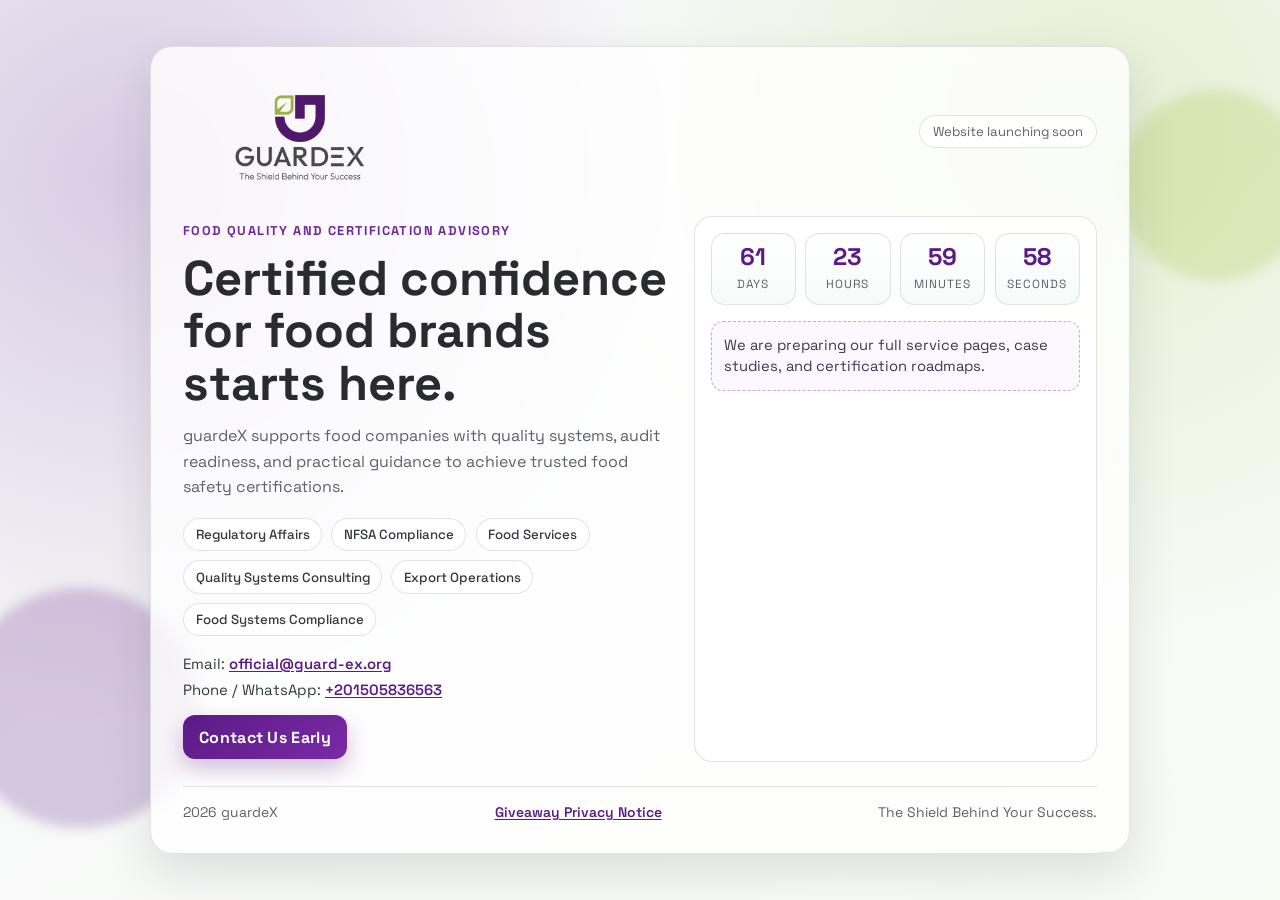
<file: index.html>
<!doctype html>
<html lang="en">
<head>
	<meta charset="UTF-8">
	<meta name="viewport" content="width=device-width, initial-scale=1.0">
	<title>guardeX | Coming Soon</title>
	<meta name="description" content="guardeX helps food companies improve quality systems and prepare for certification audits.">
	<link rel="preconnect" href="https://fonts.googleapis.com">
	<link rel="preconnect" href="https://fonts.gstatic.com" crossorigin>
	<link href="https://fonts.googleapis.com/css2?family=Space+Grotesk:wght@400;500;700&display=swap" rel="stylesheet">
	<link rel="stylesheet" href="styles.css">
	<link rel="icon" href="assets/small_logo.png">
</head>
<body>
	<div class="orb one" aria-hidden="true"></div>
	<div class="orb two" aria-hidden="true"></div>

	<main class="page">
		<div class="top">
			<a class="logo" href="#" aria-label="guardeX home">
				<img src="assets\logo.png" alt="guardeX logo" class="brand-logo">
			</a>
			<span class="badge">Website launching soon</span>
		</div>

		<section class="hero">
			<div class="main">
				<span class="tag">Food Quality and Certification Advisory</span>
				<h1>Certified confidence for food brands starts here.</h1>
				<p class="lead">
					guardeX supports food companies with quality systems, audit readiness, and practical guidance to achieve trusted food safety certifications.
				</p>
				<div class="highlights">
					<span class="pill">Regulatory Affairs</span>
					<span class="pill">NFSA Compliance</span>
					<span class="pill">Food Services</span>
					<span class="pill">Quality Systems Consulting</span>
					<span class="pill">Export Operations</span>
					<span class="pill">Food Systems Compliance</span>
				</div>
				<div class="direct-contacts">
					<span>Email: <a href="mailto:official@guard-ex.org">official@guard-ex.org</a></span>
					<span>Phone / WhatsApp: <a href="https://wa.me/201505836563" target="_blank" rel="noopener noreferrer">+201505836563</a></span>
				</div>
				<a class="contact" href="mailto:official@guard-ex.org">Contact Us Early</a>
			</div>

			<aside class="panel" aria-label="Launch information">
				<div class="countdown" id="countdown">
					<div class="time-box"><b id="days">00</b><span>Days</span></div>
					<div class="time-box"><b id="hours">00</b><span>Hours</span></div>
					<div class="time-box"><b id="minutes">00</b><span>Minutes</span></div>
					<div class="time-box"><b id="seconds">00</b><span>Seconds</span></div>
				</div>
				<p class="status" id="statusText">
					We are preparing our full service pages, case studies, and certification roadmaps.
				</p>
			</aside>
		</section>

		<footer>
			<span id="year"></span>
			<a href="giveaway-privacy.html">Giveaway Privacy Notice</a>
			<span>The Shield Behind Your Success.</span>
		</footer>
	</main>

	<script>
		const launchDate = new Date();
		launchDate.setMonth(launchDate.getMonth() + 2);

		const dayEl = document.getElementById("days");
		const hourEl = document.getElementById("hours");
		const minEl = document.getElementById("minutes");
		const secEl = document.getElementById("seconds");
		const statusEl = document.getElementById("statusText");
		const yearEl = document.getElementById("year");

		function pad(value) {
			return String(value).padStart(2, "0");
		}

		function updateCountdown() {
			const now = new Date();
			const diff = launchDate - now;

			if (diff <= 0) {
				dayEl.textContent = "00";
				hourEl.textContent = "00";
				minEl.textContent = "00";
				secEl.textContent = "00";
				statusEl.textContent = "Our full website is now live. Thank you for waiting.";
				return;
			}

			const days = Math.floor(diff / (1000 * 60 * 60 * 24));
			const hours = Math.floor((diff / (1000 * 60 * 60)) % 24);
			const minutes = Math.floor((diff / (1000 * 60)) % 60);
			const seconds = Math.floor((diff / 1000) % 60);

			dayEl.textContent = pad(days);
			hourEl.textContent = pad(hours);
			minEl.textContent = pad(minutes);
			secEl.textContent = pad(seconds);
		}

		yearEl.textContent = new Date().getFullYear() + " guardeX";
		updateCountdown();
		setInterval(updateCountdown, 1000);
	</script>
</body>
</html>
</file>
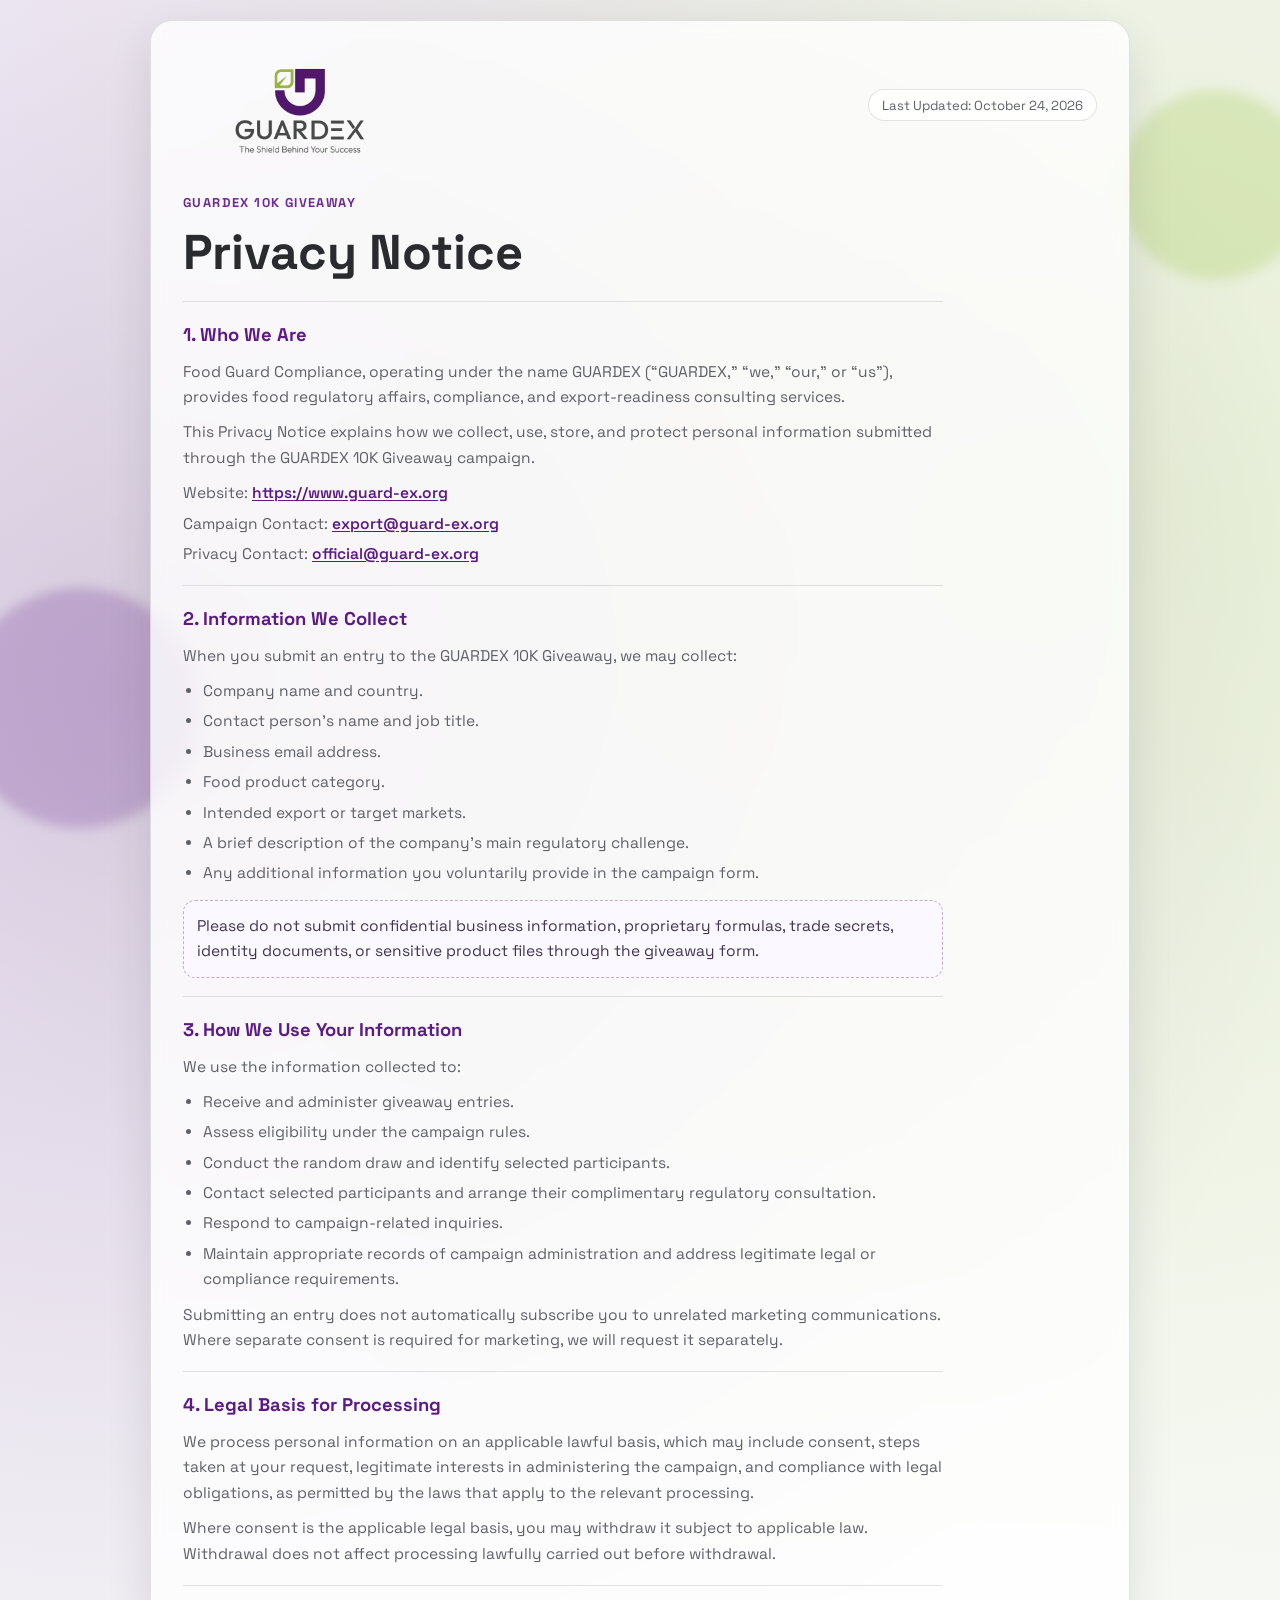
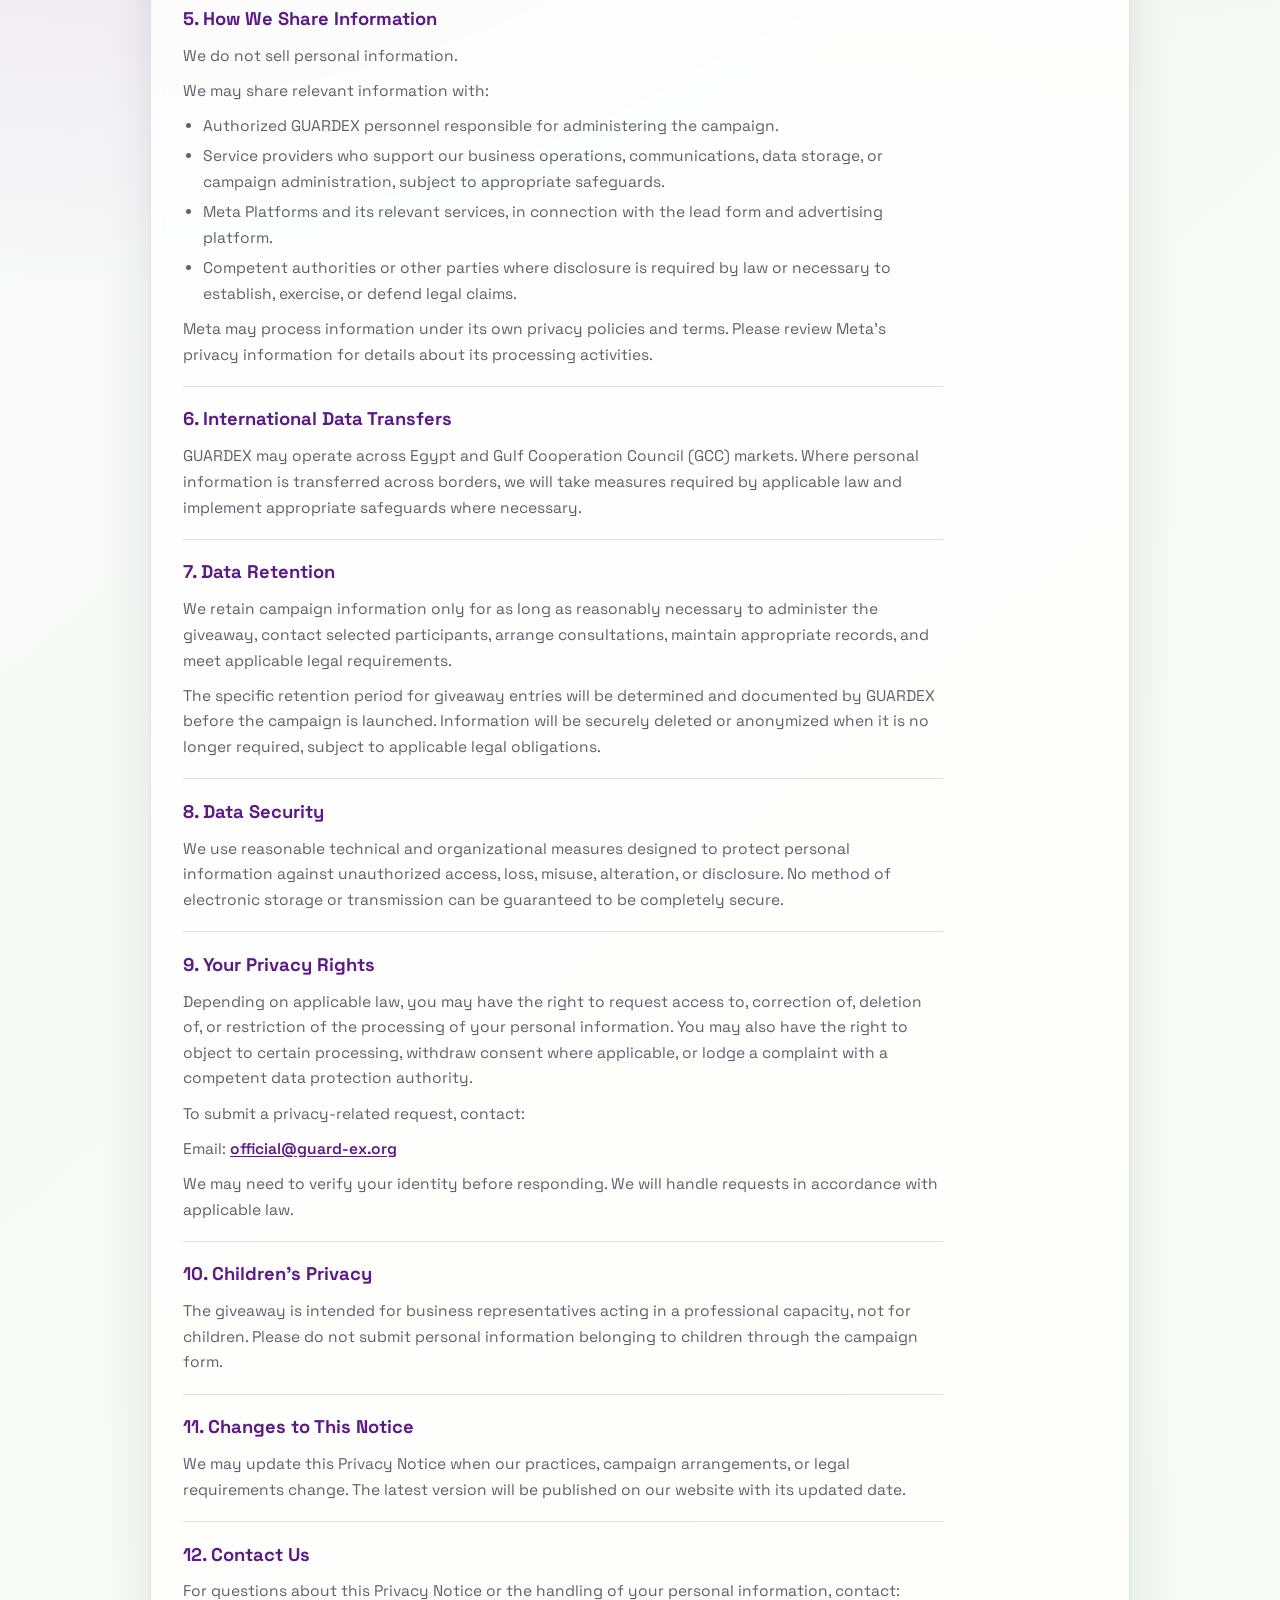
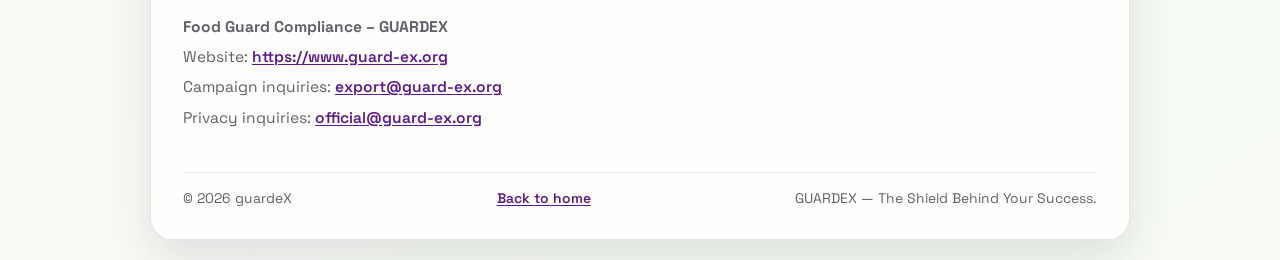
<file: giveaway-privacy.html>
<!doctype html>
<html lang="en">
<head>
	<meta charset="UTF-8">
	<meta name="viewport" content="width=device-width, initial-scale=1.0">
	<title>GUARDEX 10K Giveaway | Privacy Notice</title>
	<meta name="description" content="Privacy Notice for the GUARDEX 10K Giveaway campaign: how we collect, use, store, and protect your information.">
	<link rel="preconnect" href="https://fonts.googleapis.com">
	<link rel="preconnect" href="https://fonts.gstatic.com" crossorigin>
	<link href="https://fonts.googleapis.com/css2?family=Space+Grotesk:wght@400;500;700&display=swap" rel="stylesheet">
	<link rel="stylesheet" href="styles.css">
	<link rel="icon" href="assets/small_logo.png">
</head>
<body>
	<div class="orb one" aria-hidden="true"></div>
	<div class="orb two" aria-hidden="true"></div>

	<main class="page">
		<div class="top">
			<a class="logo" href="index.html" aria-label="guardeX home">
				<img src="assets/logo.png" alt="guardeX logo" class="brand-logo">
			</a>
			<span class="badge">Last Updated: October 24, 2026</span>
		</div>

		<article class="legal">
			<span class="tag">GUARDEX 10K Giveaway</span>
			<h1>Privacy Notice</h1>

			<section>
				<h2>1. Who We Are</h2>
				<p>Food Guard Compliance, operating under the name GUARDEX (“GUARDEX,” “we,” “our,” or “us”), provides food regulatory affairs, compliance, and export-readiness consulting services.</p>
				<p>This Privacy Notice explains how we collect, use, store, and protect personal information submitted through the GUARDEX 10K Giveaway campaign.</p>
				<ul class="plain">
					<li>Website: <a href="https://www.guard-ex.org">https://www.guard-ex.org</a></li>
					<li>Campaign Contact: <a href="mailto:export@guard-ex.org">export@guard-ex.org</a></li>
					<li>Privacy Contact: <a href="mailto:official@guard-ex.org">official@guard-ex.org</a></li>
				</ul>
			</section>

			<section>
				<h2>2. Information We Collect</h2>
				<p>When you submit an entry to the GUARDEX 10K Giveaway, we may collect:</p>
				<ul>
					<li>Company name and country.</li>
					<li>Contact person's name and job title.</li>
					<li>Business email address.</li>
					<li>Food product category.</li>
					<li>Intended export or target markets.</li>
					<li>A brief description of the company's main regulatory challenge.</li>
					<li>Any additional information you voluntarily provide in the campaign form.</li>
				</ul>
				<p class="note">Please do not submit confidential business information, proprietary formulas, trade secrets, identity documents, or sensitive product files through the giveaway form.</p>
			</section>

			<section>
				<h2>3. How We Use Your Information</h2>
				<p>We use the information collected to:</p>
				<ul>
					<li>Receive and administer giveaway entries.</li>
					<li>Assess eligibility under the campaign rules.</li>
					<li>Conduct the random draw and identify selected participants.</li>
					<li>Contact selected participants and arrange their complimentary regulatory consultation.</li>
					<li>Respond to campaign-related inquiries.</li>
					<li>Maintain appropriate records of campaign administration and address legitimate legal or compliance requirements.</li>
				</ul>
				<p>Submitting an entry does not automatically subscribe you to unrelated marketing communications. Where separate consent is required for marketing, we will request it separately.</p>
			</section>

			<section>
				<h2>4. Legal Basis for Processing</h2>
				<p>We process personal information on an applicable lawful basis, which may include consent, steps taken at your request, legitimate interests in administering the campaign, and compliance with legal obligations, as permitted by the laws that apply to the relevant processing.</p>
				<p>Where consent is the applicable legal basis, you may withdraw it subject to applicable law. Withdrawal does not affect processing lawfully carried out before withdrawal.</p>
			</section>

			<section>
				<h2>5. How We Share Information</h2>
				<p>We do not sell personal information.</p>
				<p>We may share relevant information with:</p>
				<ul>
					<li>Authorized GUARDEX personnel responsible for administering the campaign.</li>
					<li>Service providers who support our business operations, communications, data storage, or campaign administration, subject to appropriate safeguards.</li>
					<li>Meta Platforms and its relevant services, in connection with the lead form and advertising platform.</li>
					<li>Competent authorities or other parties where disclosure is required by law or necessary to establish, exercise, or defend legal claims.</li>
				</ul>
				<p>Meta may process information under its own privacy policies and terms. Please review Meta's privacy information for details about its processing activities.</p>
			</section>

			<section>
				<h2>6. International Data Transfers</h2>
				<p>GUARDEX may operate across Egypt and Gulf Cooperation Council (GCC) markets. Where personal information is transferred across borders, we will take measures required by applicable law and implement appropriate safeguards where necessary.</p>
			</section>

			<section>
				<h2>7. Data Retention</h2>
				<p>We retain campaign information only for as long as reasonably necessary to administer the giveaway, contact selected participants, arrange consultations, maintain appropriate records, and meet applicable legal requirements.</p>
				<p>The specific retention period for giveaway entries will be determined and documented by GUARDEX before the campaign is launched. Information will be securely deleted or anonymized when it is no longer required, subject to applicable legal obligations.</p>
			</section>

			<section>
				<h2>8. Data Security</h2>
				<p>We use reasonable technical and organizational measures designed to protect personal information against unauthorized access, loss, misuse, alteration, or disclosure. No method of electronic storage or transmission can be guaranteed to be completely secure.</p>
			</section>

			<section>
				<h2>9. Your Privacy Rights</h2>
				<p>Depending on applicable law, you may have the right to request access to, correction of, deletion of, or restriction of the processing of your personal information. You may also have the right to object to certain processing, withdraw consent where applicable, or lodge a complaint with a competent data protection authority.</p>
				<p>To submit a privacy-related request, contact:</p>
				<ul class="plain">
					<li>Email: <a href="mailto:official@guard-ex.org">official@guard-ex.org</a></li>
				</ul>
				<p>We may need to verify your identity before responding. We will handle requests in accordance with applicable law.</p>
			</section>

			<section>
				<h2>10. Children's Privacy</h2>
				<p>The giveaway is intended for business representatives acting in a professional capacity, not for children. Please do not submit personal information belonging to children through the campaign form.</p>
			</section>

			<section>
				<h2>11. Changes to This Notice</h2>
				<p>We may update this Privacy Notice when our practices, campaign arrangements, or legal requirements change. The latest version will be published on our website with its updated date.</p>
			</section>

			<section>
				<h2>12. Contact Us</h2>
				<p>For questions about this Privacy Notice or the handling of your personal information, contact:</p>
				<ul class="plain">
					<li><strong>Food Guard Compliance – GUARDEX</strong></li>
					<li>Website: <a href="https://www.guard-ex.org">https://www.guard-ex.org</a></li>
					<li>Campaign inquiries: <a href="mailto:export@guard-ex.org">export@guard-ex.org</a></li>
					<li>Privacy inquiries: <a href="mailto:official@guard-ex.org">official@guard-ex.org</a></li>
				</ul>
			</section>
		</article>

		<footer>
			<span>&copy; 2026 guardeX</span>
			<a href="index.html">Back to home</a>
			<span>GUARDEX — The Shield Behind Your Success.</span>
		</footer>
	</main>
</body>
</html>
</file>
<file: styles.css>
:root {
	--bg-1: #f8f7fb;
	--bg-2: #f7fbf4;
	--card: rgba(255, 255, 255, 0.8);
	--text: #2a2b2f;
	--muted: #5f6168;
	--primary: #5c1a86;
	--primary-2: #7a2aa6;
	--accent: #9bc53d;
	--line: rgba(42, 43, 47, 0.13);
	--shadow: 0 20px 45px rgba(42, 43, 47, 0.12);
	--radius: 22px;
}

* {
	box-sizing: border-box;
	margin: 0;
	padding: 0;
}

body {
	min-height: 100vh;
	font-family: "Space Grotesk", sans-serif;
	color: var(--text);
	background:
		radial-gradient(circle at 10% 20%, rgba(92, 26, 134, 0.2), transparent 40%),
		radial-gradient(circle at 85% 15%, rgba(155, 197, 61, 0.2), transparent 38%),
		linear-gradient(140deg, var(--bg-1), var(--bg-2));
	display: grid;
	place-items: center;
	padding: 1.25rem;
	overflow-x: hidden;
}

.orb {
	position: fixed;
	border-radius: 50%;
	filter: blur(6px);
	z-index: -1;
	animation: float 8s ease-in-out infinite;
}

.orb.one {
	width: 240px;
	height: 240px;
	left: -40px;
	bottom: 8%;
	background: rgba(92, 26, 134, 0.22);
}

.orb.two {
	width: 190px;
	height: 190px;
	right: -30px;
	top: 10%;
	background: rgba(155, 197, 61, 0.24);
	animation-delay: 1.8s;
}

.page {
	width: min(980px, 100%);
	border: 1px solid var(--line);
	background: var(--card);
	backdrop-filter: blur(8px);
	box-shadow: var(--shadow);
	border-radius: var(--radius);
	padding: clamp(1.2rem, 2.5vw, 2rem);
	position: relative;
	animation: reveal 700ms ease-out;
}

.top {
	display: flex;
	align-items: center;
	justify-content: space-between;
	gap: 1rem;
	margin-bottom: 2rem;
}

.logo {
	display: inline-flex;
	align-items: center;
	text-decoration: none;
}

.brand-logo {
	width: clamp(180px, 27vw, 240px);
	height: auto;
	display: block;
}

.badge {
	border: 1px solid var(--line);
	border-radius: 999px;
	padding: 0.42rem 0.8rem;
	font-size: 0.82rem;
	color: var(--muted);
	background: rgba(255, 255, 255, 0.85);
}

.hero {
	display: grid;
	grid-template-columns: 1.1fr 0.9fr;
	gap: 1.1rem;
	align-items: stretch;
}

.main {
	padding: 0.2rem 0.2rem 0.2rem 0;
}

.tag {
	display: inline-block;
	font-size: 0.8rem;
	text-transform: uppercase;
	letter-spacing: 1.4px;
	color: #6f2a98;
	font-weight: 700;
	margin-bottom: 0.8rem;
}

h1 {
	font-size: clamp(1.8rem, 5vw, 3.05rem);
	line-height: 1.08;
	margin-bottom: 0.85rem;
	max-width: 17ch;
	text-wrap: balance;
}

.lead {
	color: var(--muted);
	line-height: 1.6;
	font-size: 1rem;
	max-width: 54ch;
	margin-bottom: 1.1rem;
}

.highlights {
	display: flex;
	flex-wrap: wrap;
	gap: 0.58rem;
	margin-bottom: 1.1rem;
}

.pill {
	border: 1px solid var(--line);
	background: rgba(255, 255, 255, 0.88);
	padding: 0.45rem 0.72rem;
	border-radius: 999px;
	font-size: 0.83rem;
	color: #353741;
	font-weight: 500;
}

.direct-contacts {
	display: grid;
	gap: 0.45rem;
	margin-bottom: 1rem;
	font-size: 0.93rem;
	color: #2b3d35;
}

.direct-contacts a {
	color: var(--primary);
	font-weight: 600;
	text-underline-offset: 2px;
}

.panel {
	border: 1px solid var(--line);
	border-radius: 18px;
	background: rgba(255, 255, 255, 0.85);
	padding: 1rem;
	display: grid;
	gap: 1rem;
	align-content: start;
}

.countdown {
	display: grid;
	grid-template-columns: repeat(4, minmax(0, 1fr));
	gap: 0.6rem;
}

.time-box {
	border-radius: 14px;
	background: linear-gradient(180deg, #ffffff, #f6fbf9);
	border: 1px solid var(--line);
	padding: 0.7rem 0.4rem;
	text-align: center;
}

.time-box b {
	display: block;
	font-size: clamp(1.2rem, 3vw, 1.5rem);
	line-height: 1;
	color: var(--primary);
	margin-bottom: 0.2rem;
}

.time-box span {
	font-size: 0.74rem;
	color: var(--muted);
	text-transform: uppercase;
	letter-spacing: 1px;
}

.status {
	border-radius: 12px;
	padding: 0.8rem;
	background: #fbf8ff;
	border: 1px dashed rgba(92, 26, 134, 0.35);
	color: #413454;
	font-size: 0.92rem;
	line-height: 1.45;
}

.contact {
	display: inline-flex;
	align-items: center;
	justify-content: center;
	text-decoration: none;
	width: fit-content;
	border-radius: 12px;
	border: 0;
	padding: 0.72rem 1rem;
	background: linear-gradient(140deg, var(--primary), var(--primary-2));
	color: #fff;
	font-weight: 700;
	letter-spacing: 0.3px;
	transition: transform 180ms ease, box-shadow 180ms ease;
	box-shadow: 0 10px 22px rgba(92, 26, 134, 0.28);
}

.contact:hover {
	transform: translateY(-1px);
	box-shadow: 0 12px 26px rgba(92, 26, 134, 0.32);
}

footer {
	margin-top: 1.45rem;
	border-top: 1px solid var(--line);
	padding-top: 1rem;
	color: var(--muted);
	font-size: 0.87rem;
	display: flex;
	justify-content: space-between;
	gap: 0.8rem;
	flex-wrap: wrap;
}

.legal {
	max-width: 76ch;
	line-height: 1.65;
}

.legal h1 {
	max-width: none;
	margin-bottom: 1.4rem;
}

.legal section {
	padding: 1.1rem 0;
	border-top: 1px solid var(--line);
}

.legal h2 {
	font-size: 1.15rem;
	color: var(--primary);
	margin-bottom: 0.6rem;
}

.legal p,
.legal li {
	color: var(--muted);
	font-size: 0.97rem;
}

.legal p + p,
.legal p + ul,
.legal ul + p {
	margin-top: 0.6rem;
}

.legal ul {
	padding-left: 1.25rem;
	display: grid;
	gap: 0.3rem;
}

.legal ul.plain {
	list-style: none;
	padding-left: 0;
}

.legal a,
footer a {
	color: var(--primary);
	font-weight: 600;
	text-underline-offset: 2px;
}

.legal .note {
	margin-top: 0.8rem;
	border-radius: 12px;
	padding: 0.8rem;
	background: #fbf8ff;
	border: 1px dashed rgba(92, 26, 134, 0.35);
	color: #413454;
}

@media (max-width: 860px) {
	.top {
		flex-direction: column;
		align-items: flex-start;
	}

	.brand-logo {
		width: clamp(170px, 42vw, 230px);
	}

	.hero {
		grid-template-columns: 1fr;
	}

	.main {
		padding-right: 0;
	}
}

@media (max-width: 520px) {
	.countdown {
		gap: 0.45rem;
	}

	.time-box {
		padding: 0.55rem 0.3rem;
	}

	footer {
		font-size: 0.82rem;
	}
}

@keyframes reveal {
	from {
		opacity: 0;
		transform: translateY(14px) scale(0.99);
	}
	to {
		opacity: 1;
		transform: translateY(0) scale(1);
	}
}

@keyframes float {
	0%, 100% {
		transform: translateY(0px);
	}
	50% {
		transform: translateY(-10px);
	}
}
</file>
